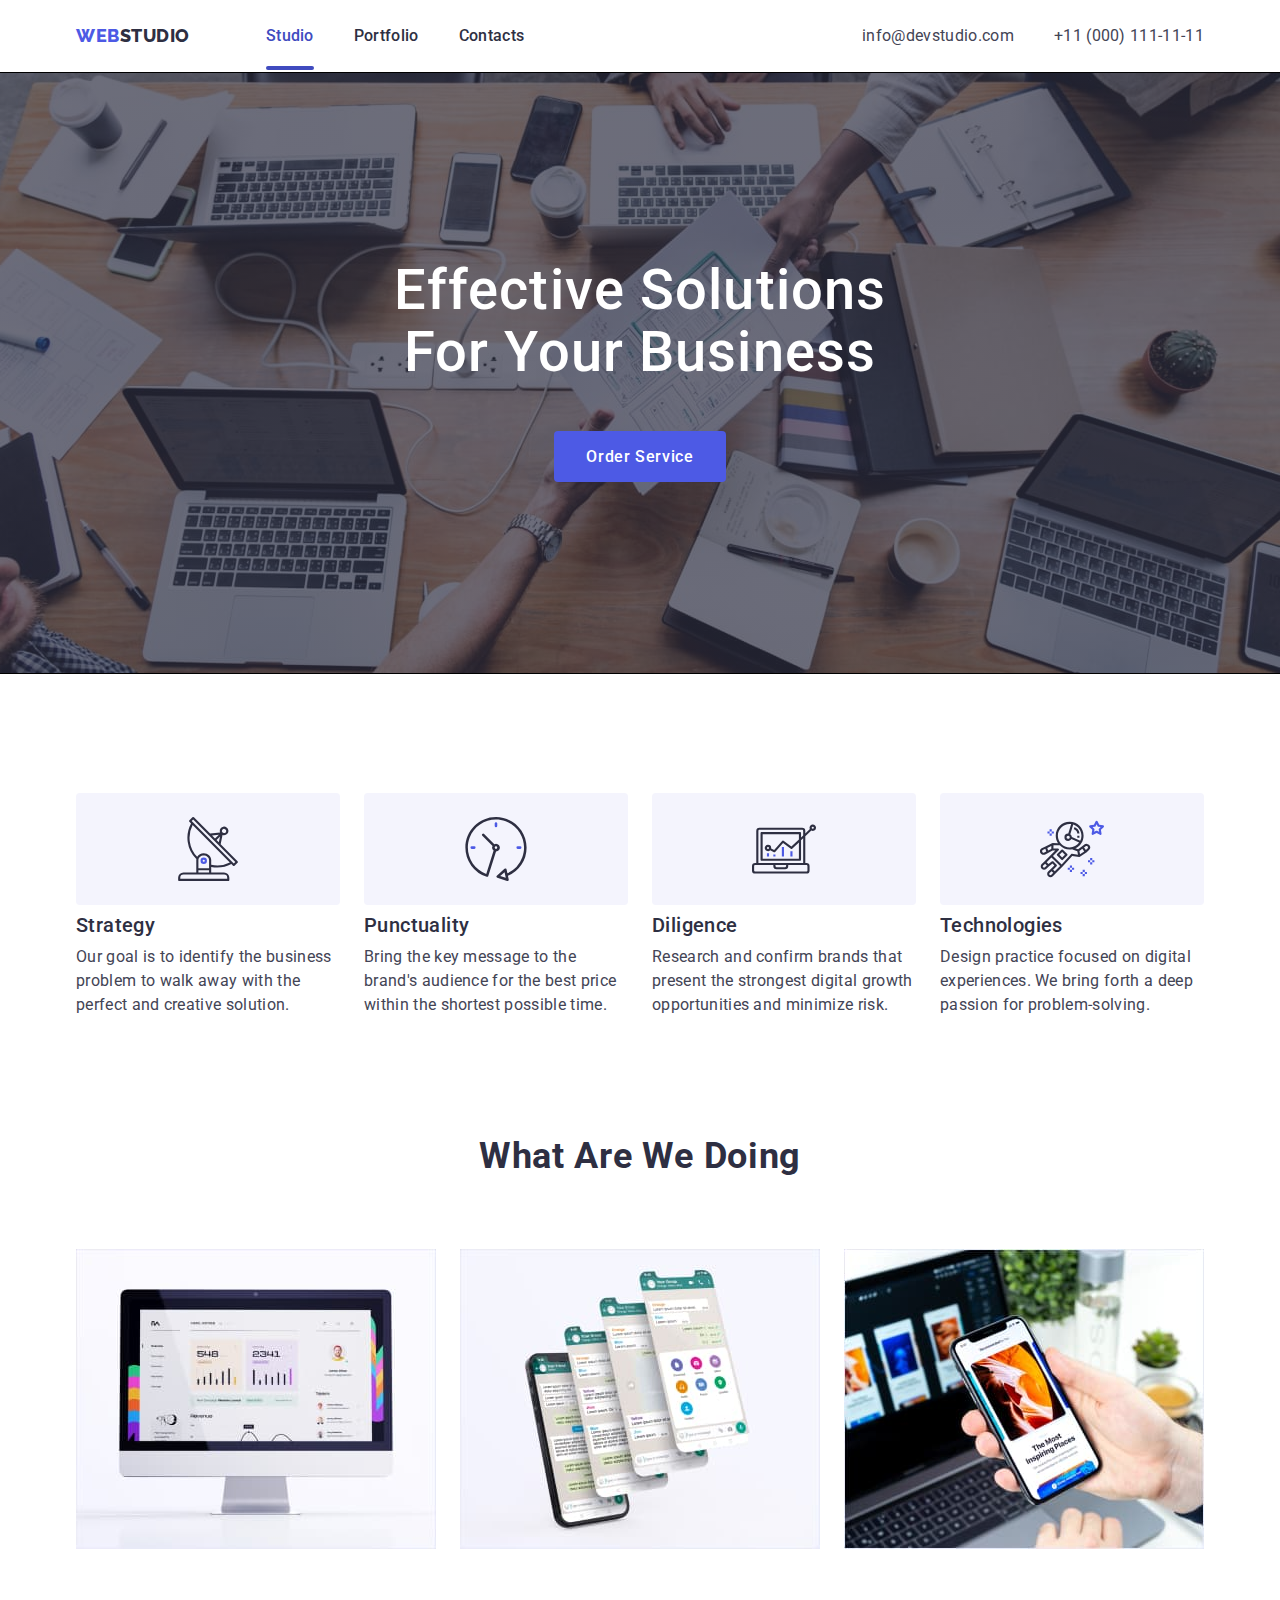
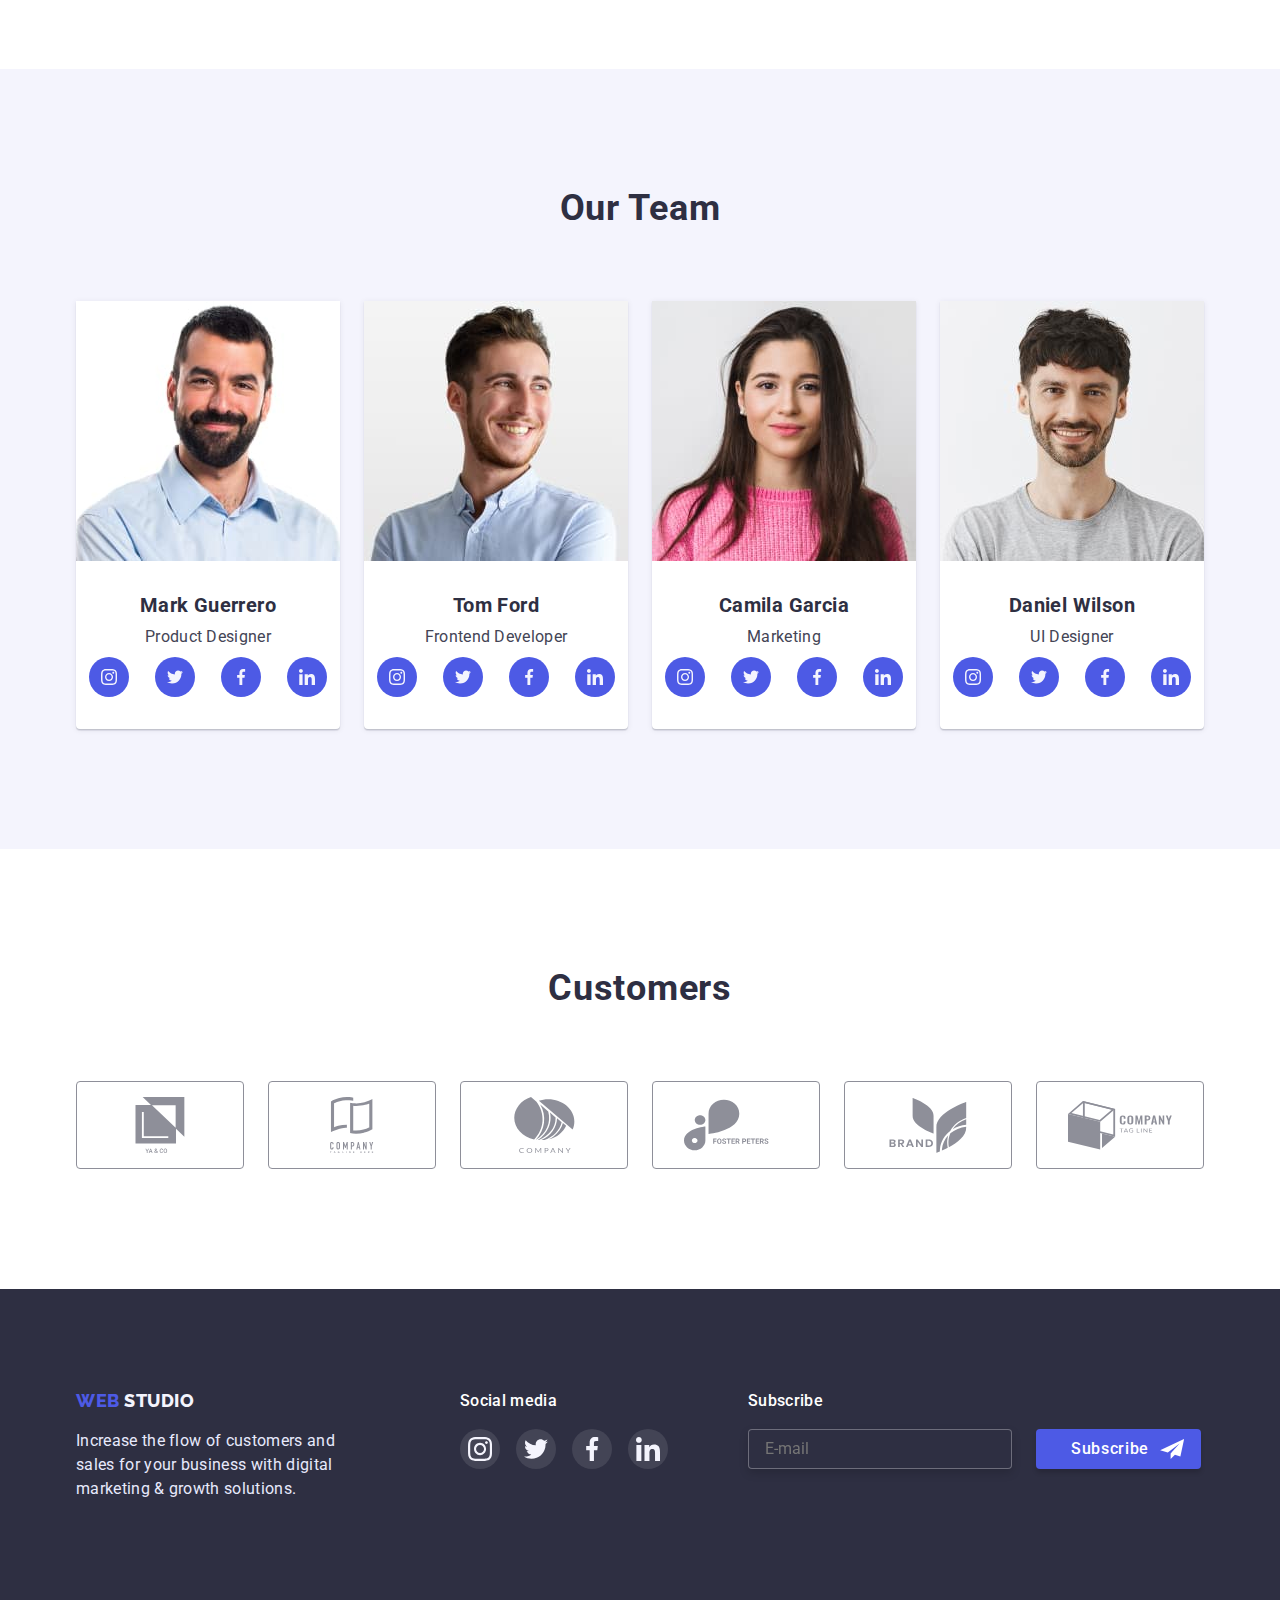
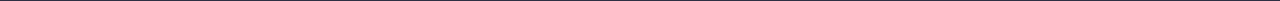
<file: index.html>
<!DOCTYPE html>
<html lang="en">
<head>
    <meta charset="UTF-8">
    <meta http-equiv="X-UA-Compatible" content="IE=edge">
    <meta name="viewport" content="width=device-width, initial-scale=1.0">
    <title>Document</title>
    <link rel="preconnect" href="https://fonts.googleapis.com">
    <link rel="preconnect" href="https://fonts.gstatic.com" crossorigin>
    <link href="https://fonts.googleapis.com/css2?family=Raleway:wght@800&family=Roboto:wght@400;500;700;800;900&display=swap" rel="stylesheet">
    <link rel="stylesheet" href="https://cdnjs.cloudflare.com/ajax/libs/modern-normalize/1.1.0/modern-normalize.min.css">

    <link rel="stylesheet" href="./css/styles.css">
</head>
<body>
        <header class="page-header">
            <div class="container page-header-container">
                <nav class="main-nav">
                        <a class="logo" href="./index.html"> <span class="logo-web">WEB</span>STUDIO</a>
                    <ul class="page-nav list">
                            <li class="header-item"><a class="header-link link current" href="./index.html">Studio</a></li>
                            <li class="header-item"><a class="header-link link" href="./portfolio.html">Portfolio</a></li>
                            <li class="header-item"><a class="header-link link" href="">Contacts</a></li>
                    </ul>
                </nav>
                <button type="button" class="mobile-menu-open" data-menu-open>
                    <svg class="mobile-menu-open-icon" width="32" height="22" >
                        <use href="./images/icons.svg#burger-icon"></use>
                    </svg>
                </button>
                    <ul class="list auth-nav">
                        <li class="header-contact"><a class="contact-email link" href="mailto:info@devstudio.com">info@devstudio.com</a></li>
                        <li class="header-contact"><a class="contact-phone-number link" href="tel:+110001111111">+11 (000) 111-11-11</a></li>
                    </ul>
            </div>

<!-- MOBILE-MENU -->

            <div class="mobile-menu" data-menu>
                <div class="container mobile-menu-container">
                    <button class="mobile-menu-close-btn" data-menu-close>
                    <svg class="mobile-menu-close-icon" width="40" height="40">
                        <use href="./images/icons.svg#icon-close">
                        </use>
                    </svg>
                </button>
                <ul class="">
                    <li class="header-mobile-item"><a class="link" href="./index.html">Studio</a></li>
                    <li class="header-mobile-item"><a class="link" href="./portfolio.html">Portfolio</a></li>
                    <li class="header-mobile-item"><a class="link" href="">Contacts</a></li>
                </ul>
                 <ul class="">
                    <li class="contact-phone-number-mobile"><a class="link" href="tel:+110001111111">+11 (000) 111-11-11</a></li>
                    <li class="contact-email-mobile"><a class="link" href="mailto:info@devstudio.com">info@devstudio.com</a></li>
                </ul>
                <ul class="mobile-soc-list">
                    <li class="mobile-soc-item">
                                        <a href="" class="mobile-soc-link link">
                                            <svg class="mobile-soc-icon" width="24" height="24">
                                                <use href="./images/icons.svg#icon-instagram"></use>
                                            </svg>
                                        </a>
                    </li>
                    <li class="mobile-soc-item"><a href="" class="mobile-soc-link link">
                                        <svg class="mobile-soc-icon" width="24" height="24">
                                                <use href="./images/icons.svg#icon-twitter"></use>
                                            </svg>
                                    </a></li>
                    <li class="mobile-soc-item"><a href="" class="mobile-soc-link link">
                                        <svg class="mobile-soc-icon" width="24" height="24">
                                                <use href="./images/icons.svg#icon-facebook"></use>
                                            </svg>
                                    </a></li>
                    <li class="mobile-soc-item"><a href="" class="mobile-soc-link link">
                                        <svg class="mobile-soc-icon" width="24" height="24">
                                                <use href="./images/icons.svg#icon-in"></use>
                                            </svg>
                                    </a>
                    </li>
                </ul>
                </div>
            </div>
        </header> 
    <main>
        <section class="hero overlay">
            <div class="container">
                    <h1 class="hero-title" lang="en">Effective Solutions for Your Business</h1>
                    <button data-modal-open class="modal-btn" type="button">Order Service</button>
                    
            </div>
        </section>
<!-- FUTURES -->
        <section class="futures">
            <div class="container futures-container">
                <h2 class="section-title visually-hidden">Futures</h2>
                <ul class="list futures-wrap">
                    <li class="item-future icon-strategy"> <h3 class="list-future" >Strategy</h3> <p class="text-future" >Our goal is to identify the business
                    problem to walk away with the perfect and creative solution.</p> </li>
                    <li class="item-future icon-punctuality"> <h3 class="list-future" >Punctuality</h3> <p class="text-future" >Bring the key message to the brand's audience for the best price within the shortest possible time.</p> </li>
                    <li class="item-future icon-diligence"> <h3 class="list-future" >Diligence</h3> <p class="text-future" >Research and confirm brands that present the strongest digital growth opportunities and minimize risk.</p> </li>
                    <li class="item-future icon-technologies"> <h3 class="list-future" >Technologies</h3> <p class="text-future" >Design practice focused on digital experiences. We bring forth a deep passion for problem-solving.</p> </li>
                </ul>
            </div>
        </section>
<!-- what-are-we-doing -->
        <section class="what-are-we-doing">
            <div class="container">
                    <h2 class="section-title centered">What are we doing</h2>
                <ul class="list doing-wrap">
                    <li><img 
                        srcset="./images/What-are-we-doing/Rectangle1@2x.jpeg 2x" 
                        src="./images/What-are-we-doing/Rectangle1.jpeg" alt="step1" width="360"></li>
                    <li><img 
                        srcset="./images/What-are-we-doing/Rectangle2@2x.jpeg 2x" 
                        src="./images/What-are-we-doing/Rectangle2.jpeg" alt="step2" width="360"></li>
                    <li><img 
                        srcset="./images/What-are-we-doing/Rectangle3@2x.jpeg 2x" 
                        src="./images/What-are-we-doing/Rectangle3.jpeg" alt="step3" width="360"></li>
                </ul>
            </div>
        </section>
<!-- TEAM -->
        <section class="section-team">
            <div class="container">
                    <h2 class="section-title centered">Our Team</h2>
                <ul class="team list">
                    <li class="item-team">
                        <img 
                        srcset="./images/Our-Team/Mark-Guerrero@2x.jpeg 2x" 
                        src="./images/Our-Team/Mark-Guerrero.jpeg" 
                        alt="Mark Guerrero" width="264">
                            <div class="team-title">
                                <h3 class="list-title" >Mark Guerrero</h3>
                                <p class="text" >Product Designer</p>
                                <ul class="team-soc-list list">
                                    <li class="team-soc-item">
                                        <a href="" class="team-soc-link link">
                                            <svg class="team-soc-icon" width="16" height="16">
                                                <use href="./images/icons.svg#icon-instagram"></use>
                                            </svg>
                                        </a>
                                    </li>
                                    <li class="team-soc-item"><a href="" class="team-soc-link link">
                                        <svg class="team-soc-icon" width="16" height="16">
                                                <use href="./images/icons.svg#icon-twitter"></use>
                                            </svg>
                                    </a></li>
                                    <li class="team-soc-item"><a href="" class="team-soc-link link">
                                        <svg class="team-soc-icon" width="16" height="16">
                                                <use href="./images/icons.svg#icon-facebook"></use>
                                            </svg>
                                    </a></li>
                                    <li class="team-soc-item"><a href="" class="team-soc-link link">
                                        <svg class="team-soc-icon" width="16" height="16">
                                                <use href="./images/icons.svg#icon-in"></use>
                                            </svg>
                                    </a></li>
                                </ul>
                            </div>  
                    </li>
                    <li class="item-team">
                        <img 
                        srcset="./images/Our-Team/Tom-Ford@2x.jpeg 2x" 
                        src="./images/Our-Team/Tom-Ford.jpeg" 
                        alt="Tom Ford" width="264">
                            <div class="team-title">
                                <h3 class="list-title" >Tom Ford</h3>
                                 <p class="text" >Frontend Developer</p>
                                 <ul class="team-soc-list list">
                                    <li class="team-soc-item">
                                        <a href="" class="team-soc-link link">
                                            <svg class="team-soc-icon" width="16" height="16">
                                                <use href="./images/icons.svg#icon-instagram"></use>
                                            </svg>
                                        </a>
                                    </li>
                                    <li class="team-soc-item"><a href="" class="team-soc-link link">
                                        <svg class="team-soc-icon" width="16" height="16">
                                                <use href="./images/icons.svg#icon-twitter"></use>
                                            </svg>
                                    </a></li>
                                    <li class="team-soc-item"><a href="" class="team-soc-link link">
                                        <svg class="team-soc-icon" width="16" height="16">
                                                <use href="./images/icons.svg#icon-facebook"></use>
                                            </svg>
                                    </a></li>
                                    <li class="team-soc-item"><a href="" class="team-soc-link link">
                                        <svg class="team-soc-icon" width="16" height="16">
                                                <use href="./images/icons.svg#icon-in"></use>
                                            </svg>
                                    </a></li>
                                </ul>
                            </div> 
                    </li>
                    <li class="item-team">
                        <img 
                        srcset="./images/Our-Team/Camila-Garcia@2x.jpeg 2x" 
                        src="./images/Our-Team/Camila-Garcia.jpeg" alt="Camila Garcia" width="264">
                            <div class="team-title">
                             <h3 class="list-title" >Camila Garcia</h3>
                             <p class="text" >Marketing</p>
                             <ul class="team-soc-list list">
                                    <li class="team-soc-item">
                                        <a href="" class="team-soc-link link">
                                            <svg class="team-soc-icon" width="16" height="16">
                                                <use href="./images/icons.svg#icon-instagram"></use>
                                            </svg>
                                        </a>
                                    </li>
                                    <li class="team-soc-item"><a href="" class="team-soc-link link">
                                        <svg class="team-soc-icon" width="16" height="16">
                                                <use href="./images/icons.svg#icon-twitter"></use>
                                            </svg>
                                    </a></li>
                                    <li class="team-soc-item"><a href="" class="team-soc-link link">
                                        <svg class="team-soc-icon" width="16" height="16">
                                                <use href="./images/icons.svg#icon-facebook"></use>
                                            </svg>
                                    </a></li>
                                    <li class="team-soc-item"><a href="" class="team-soc-link link">
                                        <svg class="team-soc-icon" width="16" height="16">
                                                <use href="./images/icons.svg#icon-in"></use>
                                            </svg>
                                    </a></li>
                                </ul>
                            </div>
                    </li>
                    <li class="item-team">
                        <img 
                        srcset="./images/Our-Team/Daniel-Wilson@2x.jpeg 2x" 
                        src="./images/Our-Team/Daniel-Wilson.jpeg" alt="Daniel Wilson" width="264">
                            <div class="team-title">
                                <h3 class="list-title" >Daniel Wilson</h3>
                                <p class="text">UI Designer</p>
                                <ul class="team-soc-list list">
                                    <li class="team-soc-item">
                                        <a href="" class="team-soc-link link">
                                            <svg class="team-soc-icon" width="16" height="16">
                                                <use href="./images/icons.svg#icon-instagram"></use>
                                            </svg>
                                        </a>
                                    </li>
                                    <li class="team-soc-item"><a href="" class="team-soc-link link">
                                        <svg class="team-soc-icon" width="16" height="16">
                                                <use href="./images/icons.svg#icon-twitter"></use>
                                            </svg>
                                    </a></li>
                                    <li class="team-soc-item"><a href="" class="team-soc-link link">
                                        <svg class="team-soc-icon" width="16" height="16">
                                                <use href="./images/icons.svg#icon-facebook"></use>
                                            </svg>
                                    </a></li>
                                    <li class="team-soc-item"><a href="" class="team-soc-link link">
                                        <svg class="team-soc-icon" width="16" height="16">
                                                <use href="./images/icons.svg#icon-in"></use>
                                            </svg>
                                    </a></li>
                                </ul>
                            </div>
                    </li>
                </ul>
            </div>
        </section>
<!-- CUSTOMERS -->
        <section class="customers">
            <div class="container">
                <h2 class="section-title centered">Customers</h2>
                <ul class="customers-list">
                    <li class="customers-item"><a href="" class="customers-link link">
                        <svg class="customers-icon" width="104" height="56">
                            <use href="./images/icons.svg#icon-client1"></use>
                        </svg>
                    </a></li>
                    <li class="customers-item"><a href="" class="customers-link link">
                        <svg class="customers-icon" width="104" height="56">
                            <use href="./images/icons.svg#icon-client2"></use>
                        </svg>
                    </a></li>
                    <li class="customers-item"><a href="" class="customers-link link">
                        <svg class="customers-icon" width="104" height="56">
                            <use href="./images/icons.svg#icon-client3"></use>
                        </svg>
                    </a></li>
                    <li class="customers-item"><a href="" class="customers-link link">
                        <svg class="customers-icon" width="104" height="56">
                            <use href="./images/icons.svg#icon-client4"></use>
                        </svg>
                    </a></li>
                    <li class="customers-item"><a href="" class="customers-link link">
                        <svg class="customers-icon" width="104" height="56">
                            <use href="./images/icons.svg#icon-client5"></use>
                        </svg>
                    </a></li>
                    <li class="customers-item"><a href="" class="customers-link link">
                        <svg class="customers-icon" width="104" height="56">
                            <use href="./images/icons.svg#icon-client6"></use>
                        </svg>
                    </a></li>
                </ul>

            </div>

        </section>
    </main>
<!-- FUTER -->
    <footer class="footer">
        <div class="container footer-wrap">
            <div class="futer-logo">
                <a class="logo link" href="./index.html"> <span class="logo-web">WEB</span> <span class="logo-studio-footer">STUDIO</span></a>
                 <p class="footer-text">
                Increase the flow of customers and sales for your business with digital marketing & growth solutions.
                </p>
            </div>
            <div>
                        <p class="media">Social media</p>
                        <ul class="media-soc">
                            <li><a href="" class="media-link link"><svg class="media-icon" width="24" height="24">
                                <use href="./images/icons.svg#icon-instagram"></use>
                            </svg></a></li>
                            <li><a href="" class="media-link link"><svg class="media-icon" width="24" height="24">
                                <use href="./images/icons.svg#icon-twitter"></use>
                            </svg>
                            </a></li>
                            <li><a href="" class="media-link link"><svg class="media-icon" width="24" height="24">
                                <use href="./images/icons.svg#icon-facebook"></use>
                            </svg></a></li>
                            <li><a href="" class="media-link link"><svg class="media-icon" width="24" height="24">
                                <use href="./images/icons.svg#icon-in"></use>
                            </svg></a></li>
                        </ul> 
            </div>
            <div class="subscribe">
                <p class="form-futer-title">Subscribe</p>
                <form class="form-futer">
                    <input type="email" class="form-futer-input" name="email" id="email" placeholder="E-mail">
                    <button type="submit" class="button-form-futer">Subscribe<svg class="icon-form-futer" width="24" height="20">
                                <use href="./images/icons.svg#icon-icon-send"></use>
                            </svg></button>
                </form>  
            </div>

        </div>   
        
    </footer>
<!-- MODAL -->
<div class="backdrop is-hidden" data-modal>
                        <div class="modal">
                            <button data-modal-close class="close"><svg class="icon-close" width="24" height="24">
                                                <use href="./images/icons.svg#icon-close"></use>
                                            </svg></button>
       
        <form class="form">
             <p class="form-title">Leave your contacts and we will call you back</p>
            <div class="form-field"> 
                <label for="name">Name</label>
                <input type="text" class="form-input" name="name" id="name" />
                <span class="icon-form"><svg class="icon-field" width="12" height="12">
                                <use href="./images/icons.svg#icon-name"></use>
                            </svg></span>
            </div>
            <div class="form-field">
                <label for="tel">Phone</label>
                <input type="tel" class="form-input" name="tel" id="tel" />
                <span class="icon-form"><svg class="icon-field" width="12" height="12">
                                <use href="./images/icons.svg#icon-tel"></use>
                            </svg></span>
            </div>
            <div class="form-field">
                <label for="email">Email</label>
                <input type="email" class="form-input" name="email" id="email" />
                <span class="icon-form"><svg class="icon-field" width="12" height="12">
                                <use href="./images/icons.svg#icon-email"></use>
                            </svg></span>
            </div>
            <div class="form-field">
                <label for="Comment">Comment</label>
                <textarea name="Comment" class="form-input" id="Comment" rows="10" placeholder="Text input"></textarea>
            </div>
            <div class="">
                <label class="check">
                    <input class="checkbox" type="checkbox" name="accept" value="I accept the terms and conditions of the Privacy Policy">
                    <span class="check-icon"></span> <span class="accept-text">I accept the terms and conditions of the <a class="privacy-link" href="Privacy Policy">Privacy Policy</a></span> 
                </label>
            </div>
            <button type="submit" class="button-form">Send</button>
        </form>
                         </div>

                    </div>
<script src="./js/modal.js"></script>
<script src="./js/mobile-menu.js"></script>
</body>
</html>
</file>
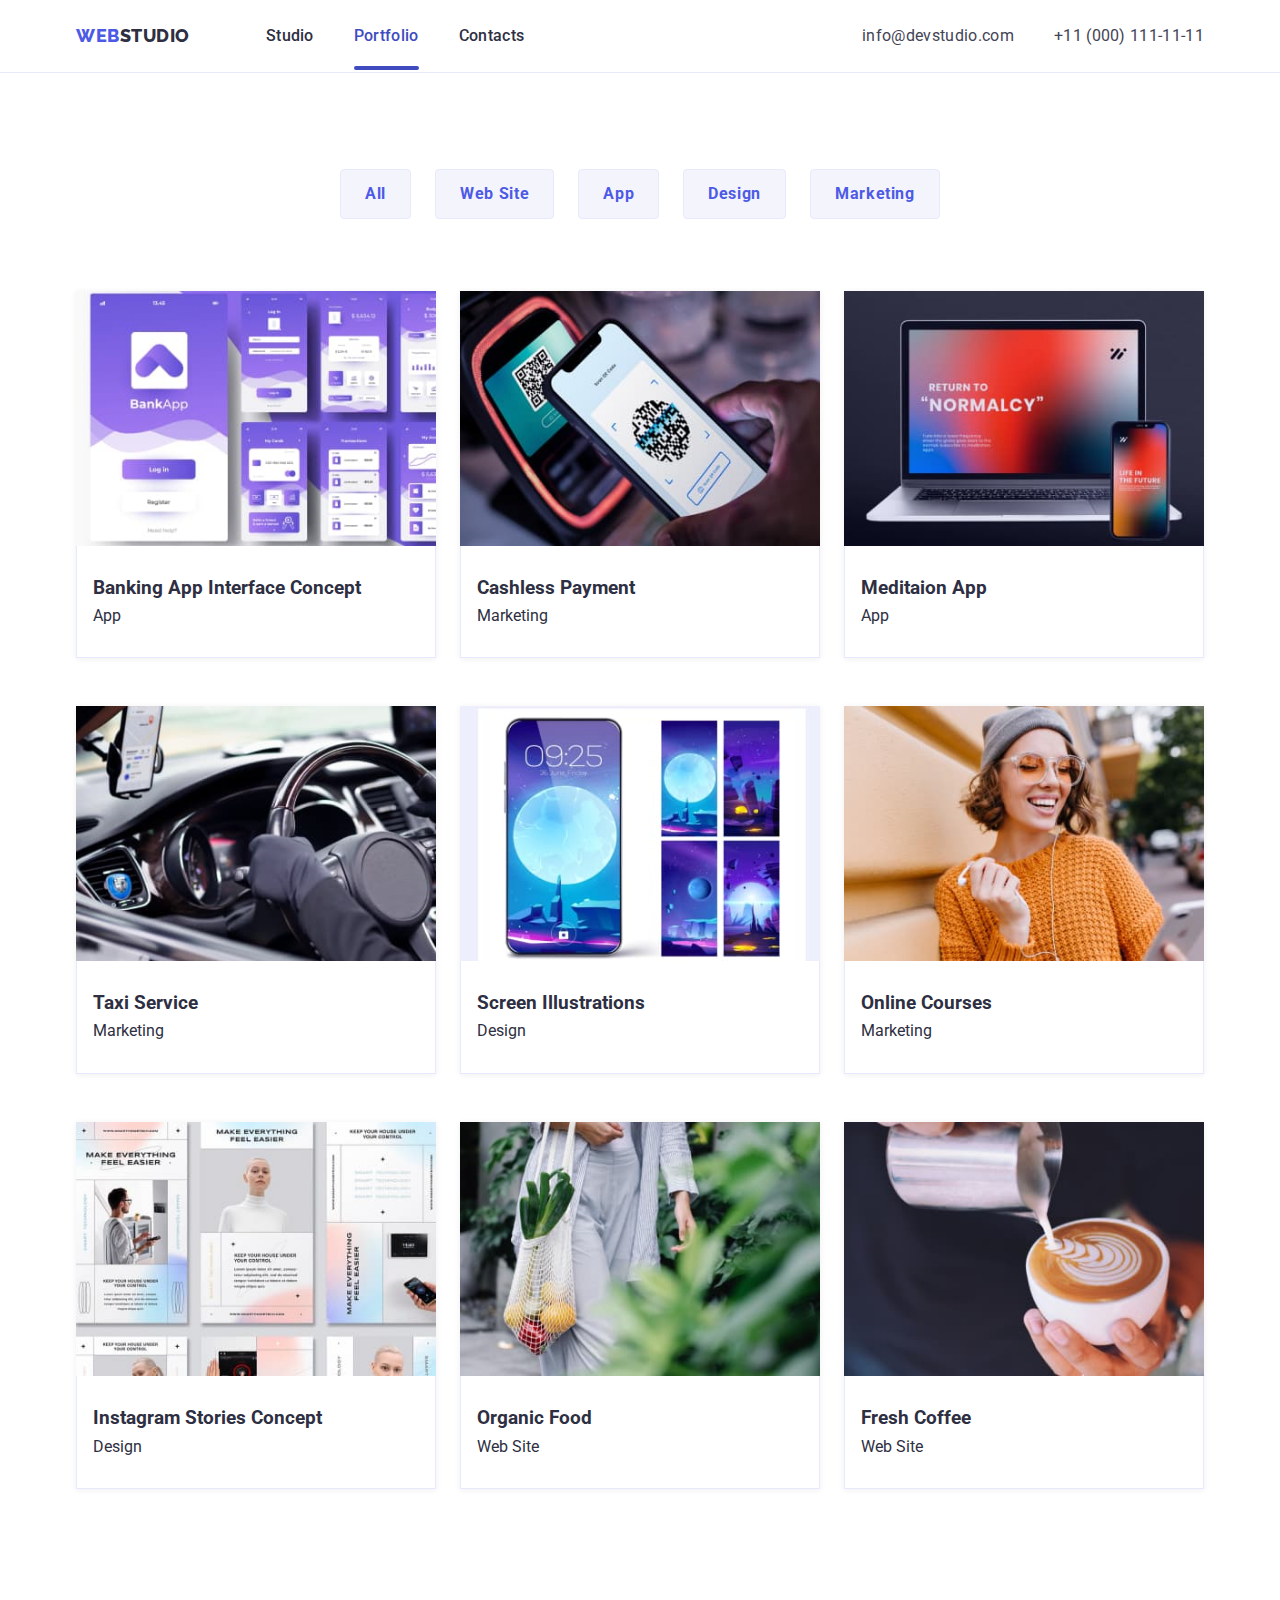
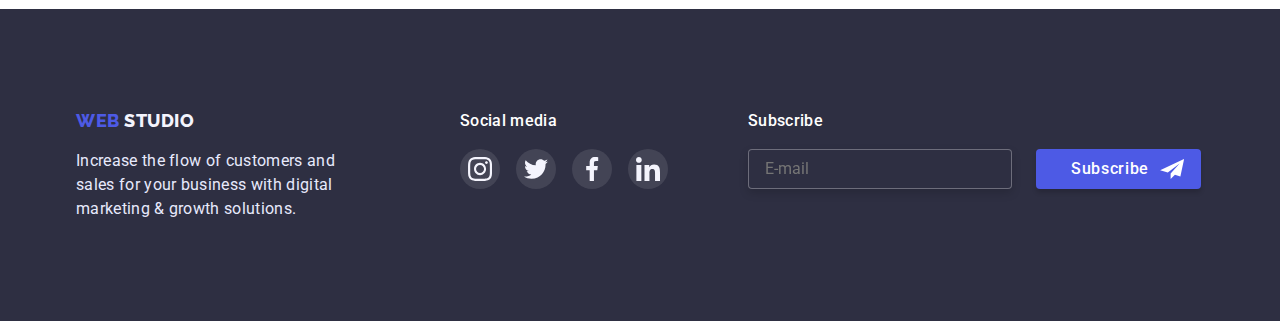
<file: portfolio.html>
<!DOCTYPE html>
<html lang="en">
<head>
    <meta charset="UTF-8">
    <meta http-equiv="X-UA-Compatible" content="IE=edge">
    <meta name="viewport" content="width=device-width, initial-scale=1.0">
    <title>Document</title>
    <link rel="preconnect" href="https://fonts.googleapis.com">
    <link rel="preconnect" href="https://fonts.gstatic.com" crossorigin>
    <link href="https://fonts.googleapis.com/css2?family=Raleway:wght@800&family=Roboto:wght@400;500;700;900&display=swap" rel="stylesheet">
    <link rel="stylesheet" href="https://cdnjs.cloudflare.com/ajax/libs/modern-normalize/1.1.0/modern-normalize.min.css">

    <link rel="stylesheet" href="./css/styles.css">
</head>
<body>
<header class="page-header">
            <div class="container page-header-container">
                <nav class="main-nav">
                        <a class="logo" href="./index.html"> <span class="logo-web">WEB</span>STUDIO</a>
                    <ul class="page-nav list">
                            <li class="header-item"><a class="header-link link" href="./index.html">Studio</a></li>
                            <li class="header-item"><a class="header-link link current" href="./portfolio.html">Portfolio</a></li>
                            <li class="header-item"><a class="header-link link" href="">Contacts</a></li>
                    </ul>
                </nav>
                <button type="button" class="mobile-menu-open"data-menu-open>
                    <svg class="mobile-menu-open-icon" width="32" height="22" >
                        <use href="./images/icons.svg#burger-icon"></use>
                    </svg>
                </button>
                    <ul class="list auth-nav">
                        <li class="header-contact"><a class="contact-email link" href="mailto:info@devstudio.com">info@devstudio.com</a></li>
                        <li class="header-contact"><a class="contact-phone-number link" href="tel:+110001111111">+11 (000) 111-11-11</a></li>
                    </ul>
            </div>

<!-- MOBILE-MENU -->

            <div class="mobile-menu"data-menu>
                <div class="container mobile-menu-container">
                    <button class="mobile-menu-close-btn"data-menu-close>
                    <svg class="mobile-menu-close-icon" width="40" height="40">
                        <use href="./images/icons.svg#icon-close">
                        </use>
                    </svg>
                </button>
                <ul class="">
                    <li class="header-mobile-item"><a class="link" href="./index.html">Studio</a></li>
                    <li class="header-mobile-item"><a class="link" href="./portfolio.html">Portfolio</a></li>
                    <li class="header-mobile-item"><a class="link" href="">Contacts</a></li>
                </ul>
                 <ul class="">
                    <li class="contact-phone-number-mobile"><a class="link" href="tel:+110001111111">+11 (000) 111-11-11</a></li>
                    <li class="contact-email-mobile"><a class="link" href="mailto:info@devstudio.com">info@devstudio.com</a></li>
                </ul>
                <ul class="mobile-soc-list">
                    <li class="mobile-soc-item">
                                        <a href="" class="mobile-soc-link link">
                                            <svg class="mobile-soc-icon" width="24" height="24">
                                                <use href="./images/icons.svg#icon-instagram"></use>
                                            </svg>
                                        </a>
                    </li>
                    <li class="mobile-soc-item"><a href="" class="mobile-soc-link link">
                                        <svg class="mobile-soc-icon" width="24" height="24">
                                                <use href="./images/icons.svg#icon-twitter"></use>
                                            </svg>
                                    </a></li>
                    <li class="mobile-soc-item"><a href="" class="mobile-soc-link link">
                                        <svg class="mobile-soc-icon" width="24" height="24">
                                                <use href="./images/icons.svg#icon-facebook"></use>
                                            </svg>
                                    </a></li>
                    <li class="mobile-soc-item"><a href="" class="mobile-soc-link link">
                                        <svg class="mobile-soc-icon" width="24" height="24">
                                                <use href="./images/icons.svg#icon-in"></use>
                                            </svg>
                                    </a>
                    </li>
                </ul>
                </div>
            </div>
        </header> 
    <main>
        <section class="portfolio">
            <div class="container">
                    <h1 class="section-title visually-hidden">Portfolio</h1>
                <ul class="item-filter list"> 
                    <li class="item-btm"> <button class="btm-filters" type="button">All</button></li>
                    <li class="item-btm"> <button class="btm-filters" type="button">Web Site</button></li>
                    <li class="item-btm"> <button class="btm-filters" type="button">App</button></li>
                    <li class="item-btm"> <button class="btm-filters" type="button">Design</button></li>
                    <li class="item-btm"> <button class="btm-filters" type="button">Marketing</button></li>
                </ul>
                <ul class="flex-elements list">
                    <li class="item"><a class="flex-elements-link" href="">
                        <div class="product-thumb">
                            <img 
                            srcset="./images/portfolio/mobile/img1mobile@2x.jpeg 2x" 
                            src="./images/portfolio/mobile/img1mobile.jpeg" width="396" alt="photo-portfolio1">
                            <div class="product-overlay">
                                <div class="product-action">
                                    <p class="product-action-text">14 Stylish and User-Friendly App Design Concepts · Task Manager App · Calorie Tracker App · Exotic Fruit Ecommerce App · Cloud Storage App</p>
                                </div>
                            </div>
                        </div>
                        <div class="flex-title">
                            <h3 class="elements-title">Banking App Interface Concept</h3> <p class="elements-text">App</p> 
                        </div></a>
                    </li>
                    <li class="item"><a class="flex-elements-link" href="">
                        <div class="product-thumb">

                            <img 
                            srcset="./images/portfolio/mobile/img2mobile@2x.jpeg 2x" 
                            src="./images/portfolio/mobile/img2mobile.jpeg" width="396" alt="photo-portfolio1">
                            <div class="product-overlay">
                                <div class="product-action">
                                    <p class="product-action-text">14 Stylish and User-Friendly App Design Concepts · Task Manager App · Calorie Tracker App · Exotic Fruit Ecommerce App · Cloud Storage App</p>
                                </div>
                            </div>
                        </div>
                        <div class="flex-title">
                            <h3 class="elements-title">Cashless Payment</h3> <p class="elements-text">Marketing</p> 
                        </div></a>
                    </li>
                    <li class="item"><a class="flex-elements-link" href="">
                        <div class="product-thumb">

                            <img 
                            srcset="./images/portfolio/mobile/img3mobile@2x.jpeg 2x" 
                            src="./images/portfolio/mobile/img3mobile.jpeg" width="396" alt="photo-portfolio1">
                            <div class="product-overlay">
                                <div class="product-action">
                                    <p class="product-action-text">14 Stylish and User-Friendly App Design Concepts · Task Manager App · Calorie Tracker App · Exotic Fruit Ecommerce App · Cloud Storage App</p>
                                </div>
                            </div>
                        </div>
                        <div class="flex-title">
                            <h3 class="elements-title">Meditaion App</h3> <p class="elements-text">App</p> 
                        </div></a>
                    </li>
                    <li class="item"><a class="flex-elements-link" href="">
                        <div class="product-thumb">

                            <img 
                            srcset="./images/portfolio/mobile/img4mobile@2x.jpeg 2x" 
                            src="./images/portfolio/mobile/img4mobile.jpeg" width="396" alt="photo-portfolio1">
                            <div class="product-overlay">
                                <div class="product-action">
                                    <p class="product-action-text">14 Stylish and User-Friendly App Design Concepts · Task Manager App · Calorie Tracker App · Exotic Fruit Ecommerce App · Cloud Storage App</p>
                                </div>
                            </div>
                        </div>
                        <div class="flex-title">
                            <h3 class="elements-title">Taxi Service</h3> <p class="elements-text">Marketing</p> 
                        </div></a>
                    </li>
                    <li class="item"><a class="flex-elements-link" href="">
                        <div class="product-thumb">

                            <img 
                            srcset="./images/portfolio/mobile/img5mobile@2x.jpeg 2x" 
                            src="./images/portfolio/mobile/img5mobile.jpeg" width="396" alt="photo-portfolio1">
                            <div class="product-overlay">
                                <div class="product-action">
                                    <p class="product-action-text">14 Stylish and User-Friendly App Design Concepts · Task Manager App · Calorie Tracker App · Exotic Fruit Ecommerce App · Cloud Storage App</p>
                                </div>
                            </div>
                        </div>
                        <div class="flex-title">
                            <h3 class="elements-title">Screen Illustrations</h3> <p class="elements-text">Design</p> 
                        </div></a>
                    </li>
                     <li class="item"><a class="flex-elements-link" href="">
                        <div class="product-thumb">

                            <img 
                            srcset="./images/portfolio/mobile/img6mobile@2x.jpeg 2x" 
                            src="./images/portfolio/mobile/img6mobile.jpeg" width="396" alt="photo-portfolio1">
                            <div class="product-overlay">
                                <div class="product-action">
                                    <p class="product-action-text">14 Stylish and User-Friendly App Design Concepts · Task Manager App · Calorie Tracker App · Exotic Fruit Ecommerce App · Cloud Storage App</p>
                                </div>
                            </div>
                        </div>
                        <div class="flex-title">
                            <h3 class="elements-title">Online Courses</h3> <p class="elements-text">Marketing</p> 
                        </div></a>
                    </li>
                    <li class="item"><a class="flex-elements-link" href="">
                        <div class="product-thumb">

                            <img 
                            srcset="./images/portfolio/mobile/img7mobile@2x.jpeg 2x" 
                            src="./images/portfolio/mobile/img7mobile.jpeg" width="396" alt="photo-portfolio1">
                            <div class="product-overlay">
                                <div class="product-action">
                                    <p class="product-action-text">14 Stylish and User-Friendly App Design Concepts · Task Manager App · Calorie Tracker App · Exotic Fruit Ecommerce App · Cloud Storage App</p>
                                </div>
                            </div>
                        </div>
                        <div class="flex-title">
                            <h3 class="elements-title">Instagram Stories Concept</h3> <p class="elements-text">Design</p> 
                        </div></a>
                    </li>
                    <li class="item"><a class="flex-elements-link" href="">
                        <div class="product-thumb">

                            <img 
                            srcset="./images/portfolio/mobile/img8mobile@2x.jpeg 2x" 
                            src="./images/portfolio/mobile/img8mobile.jpeg" width="396" alt="photo-portfolio1">
                            <div class="product-overlay">
                                <div class="product-action">
                                    <p class="product-action-text">14 Stylish and User-Friendly App Design Concepts · Task Manager App · Calorie Tracker App · Exotic Fruit Ecommerce App · Cloud Storage App</p>
                                </div>
                            </div>
                        </div>
                        <div class="flex-title">
                            <h3 class="elements-title">Organic Food</h3> <p class="elements-text">Web Site</p> 
                        </div></a>
                    </li>
                     <li class="item"><a class="flex-elements-link" href="">
                        <div class="product-thumb">

                            <img 
                            srcset="./images/portfolio/mobile/img9mobile@2x.jpeg 2x" 
                            src="./images/portfolio/mobile/img9mobile.jpeg" width="396" alt="photo-portfolio1">
                            <div class="product-overlay">
                                <div class="product-action">
                                    <p class="product-action-text">14 Stylish and User-Friendly App Design Concepts · Task Manager App · Calorie Tracker App · Exotic Fruit Ecommerce App · Cloud Storage App</p>
                                </div>
                            </div>
                        </div>
                        <div class="flex-title">
                            <h3 class="elements-title">Fresh Coffee</h3> <p class="elements-text">Web Site</p> 
                        </div></a>
                    </li>
                </ul>
            </div>
        </section>

    </main>

    <footer class="footer">
        <div class="container footer-wrap">
            <div class="futer-logo">
                <a class="logo link" href="./index.html"> <span class="logo-web">WEB</span> <span class="logo-studio-footer">STUDIO</span></a>
                 <p class="footer-text">
                Increase the flow of customers and sales for your business with digital marketing & growth solutions.
                </p>
            </div>
            <div>
                        <p class="media">Social media</p>
                        <ul class="media-soc">
                            <li><a href="" class="media-link link"><svg class="media-icon" width="24" height="24">
                                <use href="./images/icons.svg#icon-instagram"></use>
                            </svg></a></li>
                            <li><a href="" class="media-link link"><svg class="media-icon" width="24" height="24">
                                <use href="./images/icons.svg#icon-twitter"></use>
                            </svg>
                            </a></li>
                            <li><a href="" class="media-link link"><svg class="media-icon" width="24" height="24">
                                <use href="./images/icons.svg#icon-facebook"></use>
                            </svg></a></li>
                            <li><a href="" class="media-link link"><svg class="media-icon" width="24" height="24">
                                <use href="./images/icons.svg#icon-in"></use>
                            </svg></a></li>
                        </ul> 
            </div>
            <div class="subscribe">
                <p class="form-futer-title">Subscribe</p>
                <form class="form-futer">
                    <input type="email" class="form-futer-input" name="email" id="email" placeholder="E-mail">
                    <button type="submit" class="button-form-futer">Subscribe<svg class="icon-form-futer" width="24" height="20">
                                <use href="./images/icons.svg#icon-icon-send"></use>
                            </svg></button>
                </form>  
            </div>

        </div>   
        
    </footer>
<script src="./js/mobile-menu.js"></script>
</body>
</html>
</file>
<file: css/styles.css>
/*  вторичный цвет текста #434455 */
/* вторичные цвета фона #FFFFFF #F4F4FD  */
/* акцент #4D5AE5 */

:root {
  --primary-text-color: #2e2f42;
  --title-text-color: #434455;
  --accent-color: #4d5ae5;
  --background-color: #ffffff;
  --footer-text: #e7e9fc;
  --font-family: "Roboto", sans-serif;
  --text-contact: #434455;
}

h1,
h2,
h3,
h4,
p {
  margin: 0;
}

ul {
  list-style: none;
  padding-left: 0;
  margin: 0;
}

body {
  font-family: var(--font-family);
  color: var(--primary-text-color);
  background-color: var(--background-color);
}

img {
  display: block;
  max-width: 100%;
  height: auto;
}

button {
  display: block;
  cursor: pointer;
  border: none;
}

a {
  text-decoration: none;
  color: inherit;
}

.link {
  text-decoration: none;
}

.list {
  list-style: none;
}


/* MEDIA */
@media screen and (max-width: 428px) {
  .container {
  padding-left: 16px;
  padding-right: 16px;
  }

}

@media screen and (min-width: 428px) {
  .container {
    width: 428px;
    margin-left: auto;
    margin-right: auto;
    padding-left: 16px;
    padding-right: 16px;
  }
}

@media screen and (min-width: 768px) {
  .container {
    width: 768px;
    margin-left: auto;
    margin-right: auto;
    padding-left: 16px;
    padding-right: 16px;
  }
}

@media screen and (min-width: 1200px) {
  .container {
    width: 1158px;
    margin-left: auto;
    margin-right: auto;
    padding-left: 16px;
    padding-right: 16px;
  }
}


/* --------------------HEADER-------------------- */

.page-header {
  padding-top: 24px;
  padding-bottom: 24px;
  border-bottom: 1px solid #e7e9fc;
  padding-left: 16px;
  padding-right: 16px;
}


.page-header-container {
  display: flex;
  align-items: center;
  justify-content: space-between;
 
}

.logo {
  font-family: "Raleway", sans-serif;
  font-weight: 800;
  font-size: 18px;
  line-height: 1.33;
  letter-spacing: 0.03em;
  text-transform: uppercase;
  color: var(--primary-text-color);
  text-decoration: none;
}

  .current {
    color: #404bbf;
  }

.logo-web {
  color: var(--accent-color);
}

/* Mobile */

@media screen and (max-width: 767px) {
  .page-nav {
    display: none;
  }
  .auth-nav {
    display: none;
  }
}

@media screen and (max-width: 767px) {
  .mobile-menu-open {
    background-color: transparent;
    padding: 0;
    height: 22px;
  }

  .page-header-container {
     width: 100%;
  }

  .mobile-menu {
    position: fixed;
    width: 100%;
    height: 100%;
    max-height: 796px;
    z-index: 1000;
    background-color: var(--background-color);
    top: 0;
    left: 0;
    opacity: 0;
    visibility: hidden;
    pointer-events: none;
  }

  .mobile-menu.is-open {
    opacity: 1;
    visibility: visible;
    pointer-events: auto;
    transition: opacity 500ms linear, visibility 500ms linear;
  }
  .mobile-menu-container {
    position: relative;
    padding-left: 25px;
    padding-top: 80px;
    padding-bottom: 40px;
    height: 100%;
    display: flex;
    justify-content: space-between;
    flex-direction: column;
  }

  .mobile-menu-close-btn {
    height: 24px;
    padding: 0;
    border-radius: 50%;
    line-height: 0;
    height: 40px;
    position: absolute;
    right: 12px;
    top: 16px;
    bottom: 0%;
    background-color: #e7e9fc;
    border: 1px solid rgba(0, 0, 0, 0.1);
  }

  .header-mobile-item {
    font-family: "Roboto";
    font-style: normal;
    font-weight: 700;
    font-size: 36px;
    line-height: 1.1;
    letter-spacing: 0.02em;
    padding-top: 0;
    padding-bottom: 40px;
    transition-property: color;
    transition-duration: 250ms;
    transition-timing-function: cubic-bezier(0.4, 0, 0.2, 1);
  }

  .header-mobile-item:hover,
  .header-mobile-item:focus {
    color: #404bbf;
  }

  .contact-email-mobile {
    font-weight: 500;
    font-size: 20px;
    line-height: 1.2;
    letter-spacing: 0.02em;
    color: var(--text-contact);
    transition-property: color;
    transition-duration: 250ms;
    transition-timing-function: cubic-bezier(0.4, 0, 0.2, 1);
  }

  .contact-phone-number-mobile {
    font-weight: 600;
    font-size: 36px;
    line-height: 1.1;
    letter-spacing: 0.04em;
    margin-bottom: 40px;
    color: var(--text-contact);
    transition-property: color;
    transition-duration: 250ms;
    transition-timing-function: cubic-bezier(0.4, 0, 0.2, 1);
  }

  .contact-email-mobile:hover,
  .contact-email-mobile:focus {
    color: #404bbf;
  }

  .contact-phone-number-mobile:hover,
  .contact-phone-number-mobile:focus {
    color: #404bbf;
  }

  .mobile-soc-list {
    display: flex;
    justify-content: space-around;
  }

  .mobile-soc-item {
    width: 40px;
    height: 40px;
  }

  .mobile-soc-link {
    width: 100%;
    height: 100%;
    background-color: var(--accent-color);
    border-radius: 50%;
    display: flex;
    align-items: center;
    justify-content: center;
    transition-property: background-color;
    transition-duration: 250ms;
    transition-timing-function: cubic-bezier(0.4, 0, 0.2, 1);
  }

  .mobile-soc-icon {
    fill: rgba(244, 244, 253, 1);
  }

  .mobile-soc-link:hover {
    background-color: rgba(64, 75, 191, 1);
  }

  .mobile-soc-link:focus {
    background-color: rgba(64, 75, 191, 1);
  }
}
@media screen and (max-width: 417px) {
  .contact-phone-number-mobile {
    font-size: 26px;
  }
}

/* Tablet */
@media screen and (min-width: 768px) and (max-width: 1199px) {
  .page-header {
      padding-top: 0;
  padding-bottom: 0;
  }
  .current::after{
    width: 100%;
    height: 4px;
    left: 0;
    bottom: 0;
  }
  .header-link {
    padding: 23px 0;
    display: block;
    
  }
  .page-header-container {
     width: 100%;
  }

}

@media screen and (min-width: 768px) {
  .page-header {
    display: flex;

  }

  .mobile-menu {
    display: none;
  }
  .mobile-menu-open {
    display: none;
  }

  .main-nav {
    display: flex;
    align-items: center;
  }

  .page-nav {
    display: flex;
    margin-left: 123px;
    transition-property: color;
    transition-duration: 250ms;
    transition-timing-function: cubic-bezier(0.4, 0, 0.2, 1);
  }

  .header-link {
    font-weight: 500;
    font-size: 16px;
    line-height: 1.5;
    letter-spacing: 0.02em;
    position: relative;
    transition-property: color;
    transition-duration: 250ms;
    transition-timing-function: cubic-bezier(0.4, 0, 0.2, 1);
  }

  .page-nav .header-item + .header-item {
    margin-left: 40px;
  }

  .page-nav .link .current {
    display: block;
    font-weight: 500;
    font-size: 16px;
    line-height: 1.5;
    letter-spacing: 0.02em;
    color: #404bbf;
    position: relative;
  }

  .current {
    color: #404bbf;
  }

  .current::after {
    content: "";
    position: absolute;
    display: block;
    background-color: #404bbf;
    border-radius: 2px;
  }

  .header-link:hover,
  .header-link:focus {
    color: #404bbf;
  }

  .contact-email {
    font-size: 12px;
    line-height: 1.3;
    letter-spacing: 0.04em;
    color: var(--text-contact);
    transition-property: color;
    transition-duration: 250ms;
    transition-timing-function: cubic-bezier(0.4, 0, 0.2, 1);
  }

  .contact-phone-number {
    font-size: 12px;
    line-height: 1.3;
    letter-spacing: 0.04em;
    color: var(--text-contact);
    transition-property: color;
    transition-duration: 250ms;
    transition-timing-function: cubic-bezier(0.4, 0, 0.2, 1);
  }

  .contact-email:hover,
  .contact-email:focus {
    color: #404bbf;
  }

  .contact-phone-number:hover,
  .contact-phone-number:focus {
    color: #404bbf;
  }

  .auth-nav {
    margin-left: auto;
  }
}

/* Desktop */

@media screen and (min-width: 1200px) {
.page-header {
  padding-top: 24px;
  padding-bottom: 24px;
}
 


  .page-nav {
    margin-left: 76px;
  }

  .auth-nav {
    display: flex;
    margin-left: auto;
  }

  .header-contact {
    font-size: 16px;
    line-height: 1.5;
    margin-left: 40px;
  }

  .page-nav .header-item + .header-item {
    margin-left: 40px;
  }

  .contact-email {
    font-size: 16px;
    line-height: 1.5;
    letter-spacing: 0.02em;
  }

  .contact-phone-number {
    font-size: 16px;
    line-height: 1.5;
    letter-spacing: 0.02em;
  }

  .container {
    margin: 0 auto;
    padding: 0 15px;
  }
  .current::after {
    width: 100%;
    height: 4px;
    bottom: -25px;

  }
}

/* ----------------------------HERO---------------------------- */

.hero {
  background-color: #2e2f42;
  text-align: center;
  height: 432px;
}

.hero-title {
  font-weight: 500;
  font-size: 36px;
  line-height: 1.1;
  text-align: center;
  margin: 0 auto;
  letter-spacing: 0.02em;
  text-transform: capitalize;
  color: #ffffff;
}

.modal-btn {
  min-width: 169px;
  display: inline-block;
  padding: 16px 32px;
  border-radius: 4px;
  font-family: inherit;
  background-color: var(--accent-color);
  font-weight: 500;
  font-size: 16px;
  line-height: 1.19;
  align-items: center;
  letter-spacing: 0.04em;
  color: #ffffff;
  margin-top: 72px;
  border: none;
  transition-property: background-color;
  transition-duration: 250ms;
  transition-timing-function: cubic-bezier(0.4, 0, 0.2, 1);
}

.overlay {
  width: 100%;
  outline: 1px solid black;
  max-width: 1440px;
  margin-right: auto;
  margin-left: auto;
  background-repeat: no-repeat;
  background-size: cover;
  background-position: center;
  background-image: linear-gradient(
      to right,
      rgba(46, 47, 66, 0.7),
      rgba(46, 47, 66, 0.7)
    ),
    url(..//images/Hero/hero-mobile.jpeg);
}

.modal-btn:hover,
.modal-btn:focus {
  background-color: #404bbf;
  box-shadow: 0px 4px 4px rgba(0, 0, 0, 0.15);
}

/* Mobile */
@media screen and (max-width: 767px) {
  .hero {
    padding-top: 112px;
    padding-bottom: 112px;
    margin-left: auto;
    margin-right: auto;
    width: 100%;
  }
  .hero-title {
    max-width: 318px;
    margin-left: auto;
    margin-right: auto;
  }
}

@media screen and (min-device-pixel-ratio: 2) and (max-width: 767px),
  screen and (min-resolution: 192dpi) and (max-width: 767px),
  screen and (min-resolution: 2dppx) and (max-width: 767px) {
  .overlay {
    background-image: linear-gradient(
      to right,
      rgba(46, 47, 66, 0.7),
      rgba(46, 47, 66, 0.7)
    ),
    url(..//images/Hero/hero-mobile@2x.jpeg)
  }
}

/* Tablet */
@media screen and (min-width: 768px) and (max-width: 1199px) {
  .hero {
    height: 436px;
    padding-top: 111px;
    padding-bottom: 108px;
    margin-left: auto;
    margin-right: auto;
    width: 100%;
  }
  .overlay {
    background-image: linear-gradient(
        to right,
        rgba(46, 47, 66, 0.7),
        rgba(46, 47, 66, 0.7)
      ),
      url(..//images/Hero/hero-tablet.jpeg);
  }
  .modal-btn {
    margin-top: 40px;
  }
  .hero-title {
    width: 494px;
    font-size: 56px;
    line-height: 1.07;
  }
}

@media screen and (min-device-pixel-ratio: 2) and (min-width: 768px),
  screen and (min-resolution: 192dpi) and (min-width: 768px),
  screen and (min-resolution: 2dppx) and (min-width: 768px) {
  .overlay {
    background-image: linear-gradient(
      to right,
      rgba(46, 47, 66, 0.7),
      rgba(46, 47, 66, 0.7)
    ),
    url(..//images/Hero/hero-tablet@2x.jpeg)
  }
}

/* Desktop */
@media screen and (min-width: 1200px) {
  .hero {
    height: 600px;
    padding-top: 187px;
    padding-bottom: 187px;

  }
  .overlay {
    background-image: linear-gradient(
        to right,
        rgba(46, 47, 66, 0.7),
        rgba(46, 47, 66, 0.7)
      ),
      url(..//images/Hero/hero-desktop.jpeg);
  }
  .modal-btn {
    margin-top: 48px;
  }
  

  .hero-title {
    font-size: 56px;
    max-width: 494px;
  }
}

@media screen and (min-device-pixel-ratio: 2) and (min-width: 1200px),
  screen and (min-resolution: 192dpi) and (min-width: 1200px),
  screen and (min-resolution: 2dppx) and (min-width: 1200px) {
  .overlay {
    background-image: linear-gradient(
      to right,
      rgba(46, 47, 66, 0.7),
      rgba(46, 47, 66, 0.7)
    ),
    url(..//images/Hero/hero-desktop@2x.jpeg)
  }
}

/*--------------------------------MODAL------------------------------ */

.backdrop {
  position: fixed;
  top: 0;
  left: 0;
  width: 100%;
  height: 100%;
  background-color: rgba(46, 47, 66, 0.4);
  transition: opacity 200ms linear;
}

@media screen and (max-width: 767px) {
  .backdrop {
    padding-left: 16px;
    padding-right: 16px;
    padding-top: 96px;
  }
  .modal {
    width: 100%;
    max-width: 392px;
  }
}
@media screen and (max-width: 428px) {
  .modal {
    width: calc(100% - 32px);
    max-width: 392px;
  }
}

@media screen and (min-width: 767px) {
  .modal {
    width: 408px;
  }
}

.modal {
  padding: 72px 16px 24px;
  position: absolute;

  left: 50%;
  top: 50%;
  background: #fcfcfc;
  box-shadow: 0px 1px 1px rgba(0, 0, 0, 0.14), 0px 1px 3px rgba(0, 0, 0, 0.12),
    0px 2px 1px rgba(0, 0, 0, 0.2);
  border-radius: 4px;
  transform: translate(-50%, -50%) scale(1);
  transition: transform 300ms linear;
}

.icon-close {
  height: 24px;
  padding: 0;
  border-radius: 50%;
  position: absolute;
  right: 0%;
  top: 0%;
  bottom: 0%;
  background-color: #e7e9fc;
  border: 1px solid rgba(0, 0, 0, 0.1);
  transition-property: background-color;
  transition-duration: 250ms;
  transition-timing-function: cubic-bezier(0.4, 0, 0.2, 1);
}

.icon-close:hover {
  fill: #ffffff;
  background-color: #404bbf;
}

.icon-close:focus {
  fill: #ffffff;
  background-color: #404bbf;
}

.close {
  position: absolute;
  top: 24px;
  right: 24px;
  height: 24px;
  width: 24px;
  border-radius: 50%;
}



.backdrop.is-hidden {
  opacity: 0;
  pointer-events: none;
}

.backdrop.is-hidden .modal {
  transform: translate(-50%, -50%) scale(0);
}

.form-title {
  margin-bottom: 14px;
  text-align: center;
  font-weight: 500;
  font-size: 16px;
  line-height: 1.5;
  letter-spacing: 0.02em;
  color: #2e2f42;
}

.form-field {
  margin-bottom: 8px;
  position: relative;
}

.form-field textarea::placeholder {
  font-size: 12px;
  line-height: 1.3;
  letter-spacing: 0.04em;
  color: rgba(117, 117, 117, 0.5);
}

.form-field input {
  width: 100%;
  margin: 0;
  padding: 0;
  padding-left: 38px;
  border: 1px solid rgba(33, 33, 33, 0.2);
  border-radius: 4px;
  height: 40px;
  background-color: #fcfcfc;
  outline: transparent;
}

.form-field label {
  margin-bottom: 4px;
  font-size: 12px;
  line-height: 1.3;
  letter-spacing: 0.04em;
  color: #8e8f99;
}

.form-field textarea {
  border: 1px solid rgba(33, 33, 33, 0.2);
  border-radius: 4px;
  resize: none;
  width: 100%;
  height: 120px;
  padding-left: 16px;
  padding-top: 8px;
  position: relative;
  outline: transparent;
}

.icon-field {
  position: absolute;
  display: inline-block;
  left: 19px;
  top: 55%;
  fill: currentColor;
  transition-property: color;
  transition-duration: 250ms;
  transition-timing-function: cubic-bezier(0.4, 0, 0.2, 1);
}

.icon-form {
  transition-property: color;
  transition-duration: 250ms;
  transition-timing-function: cubic-bezier(0.4, 0, 0.2, 1);
}

.form-input {
  transition-property: border;
  transition-duration: 250ms;
  transition-timing-function: cubic-bezier(0.4, 0, 0.2, 1);
}

.form-field:focus-within .icon-field {
  color: var(--accent-color);
}

.form-input:focus {
  border-color: #4d5ae5;
}

.button-form {
  justify-content: center;
  min-width: 169px;
  background: var(--accent-color);
  box-shadow: 0px 4px 4px rgba(0, 0, 0, 0.15);
  border-radius: 4px;
  font-weight: 500;
  font-size: 16px;
  line-height: 1.3;
  display: flex;
  align-items: center;
  text-align: center;
  letter-spacing: 0.04em;
  color: #ffffff;
  padding: 16px 32px;
  margin-left: auto;
  margin-right: auto;
  transition-property: background-color;
  transition-duration: 250ms;
  transition-timing-function: cubic-bezier(0.4, 0, 0.2, 1);
}

.button-form:hover,
.button-form:focus {
  background-color: #404bbf;
}

.checkbox {
  position: absolute;
  width: 1px;
  height: 1px;
  margin: -1px;
  border: 0;
  padding: 0;
  clip: rect(0 0 0 0);
  overflow: hidden;
}

.check {
  display: flex;
  align-items: center;
  margin-bottom: 24px;
  margin-top: 8px;
}

.check-icon {
  display: inline-block;
  width: 16px;
  height: 16px;
  margin-right: 10px;
  border: 1px solid black;
  border-radius: 2px;
}

.checkbox:checked + .check-icon {
  border-color: transparent;
  background-color: #404bbf;
  border: 1.25px solid #404bbf;
  background-image: url(../images/full-check.svg);
  background-size: contain;
  background-origin: border-box;
  background-repeat: no-repeat;
  background-position: center;
}

.accept-text {
  font-size: 12px;
  line-height: 1.3;
  letter-spacing: 0.04em;
  color: #757575;
}

.privacy-link {
  color: var(--accent-color);
  text-decoration: underline;
}

/* ---------------------------FUTURE---------------------------- */

.visually-hidden {
  position: absolute;
  width: 1px;
  height: 1px;
  margin: -1px;
  border: 0;
  padding: 0;
  white-space: nowrap;
  clip-path: inset(100%);
  clip: rect(0 0 0 0);
  overflow: hidden;
}

.list-future {
  margin-bottom: 8px;
  font-weight: 700;
  font-size: 36px;
  line-height: 1.1;
  letter-spacing: 0.02em;
}

.text-future {
  font-weight: 500;
  font-size: 16px;
  line-height: 1.5;
  letter-spacing: 0.02em;
  color: #434455;
}

/* Mobile */
@media screen and (max-width: 767px) {

  .futures {
    padding-top: 96px;
    padding-bottom: 96px;
  }
  .list-future {
    text-align: center;
  }

  .item-future:not(:last-child) {
    margin-bottom: 72px;
  }
}

/* Tablet */
@media screen and (min-width: 768px) and (max-width: 1199px) {
  .futures-container {
    width: 100%;
  }
   .futures-wrap {
    justify-content: space-between;
}
}

@media screen and (min-width: 768px) {

  .futures {
    padding-top: 96px;
    padding-bottom: 96px;
  }
  .futures-wrap {
    display: flex;
    flex-wrap: wrap;
  }

  .item-future {
    margin-bottom: 72px;
    
  }
 .item-future:nth-child(n +2) {
  margin-bottom: 0;
 }

}

@media screen and (min-width: 768px) and (max-width: 1199px) {
  .futures-wrap .item-future {
    width: calc((100% - 24px) / 2);
  }
}

/*Desktop  */

@media screen and (min-width: 1200px) {
  .futures {
    padding-top: 120px;
    padding-bottom: 120px;
  }
  .futures-wrap .item-future {
    width: 264px;
    margin-right: 24px;
  }

  .list-future {
    font-weight: 500;
    font-size: 20px;
    line-height: 1.2;
    letter-spacing: 0.02em;
  }

  .item-future {
    margin-bottom: 0;
  }

  .text-future {
    font-weight: 400;
  }

  .futures-wrap .item-future:nth-child(4) {
    margin-right: 0;
  }

  .item-future::before {
    content: "";
    display: block;
    height: 112px;
    background-repeat: no-repeat;
    background-color: #f4f4fd;
    background-position: center;
    border-radius: 4px;
    margin-bottom: 8px;
  }

  .icon-strategy::before {
    background-image: url(../images/future/strategy.svg);
  }

  .icon-punctuality::before {
    background-image: url(../images/future/punctuality.svg);
  }

  .icon-diligence::before {
    background-image: url(../images/future/diligence.svg);
  }

  .icon-technologies::before {
    background-image: url(../images/future/technologies.svg);
  }
}

/* -------------------------------WHAT-ARE-WE-DOING--------------------------- */

@media screen and (max-width: 1198px) {
  .what-are-we-doing {
    display: none;
  }
}

.what-are-we-doing {
  padding-top: 0;
  padding-bottom: 120px;
}

.doing-wrap {
  display: flex;
  gap: 24px;
  padding-top: 0;
}

.section-title.centered {
  text-align: center;
}

/* ----------------------------------TEAM---------------------------------- */

.section-team {
  background-color: #f4f4fd;
  padding-bottom: 128px;
  padding-top: 96px;
}

.section-title {
  font-weight: 700;
  font-size: 36px;
  line-height: 1.11;
  letter-spacing: 0.02em;
  margin-bottom: 72px;
  text-transform: capitalize;
  text-align: center;
  color: var(--primary-text-color);
}

.team {
  display: flex;
}

.item-team {
  max-width: 264px;
  background-color: #ffffff;
  box-shadow: 0px 1px 6px rgba(46, 47, 66, 0.08),
    0px 1px 1px rgba(46, 47, 66, 0.16), 0px 2px 1px rgba(46, 47, 66, 0.08);
  border-radius: 0px 0px 4px 4px;
  text-align: center;
}

.list-title {
  font-weight: 700;
  font-size: 20px;
  line-height: 1.2;
  letter-spacing: 0.02em;
  color: var(--primary-text-color);
  margin-bottom: 8px;
  margin-top: 32px;
}

.text {
  font-size: 16px;
  line-height: 1.5;
  letter-spacing: 0.02em;
  color: var(--title-text-color);
  margin-bottom: 8px;
}

.team-soc-list {
  display: flex;
  justify-content: center;
  justify-content: space-around;
  padding-bottom: 32px;
}

.team-soc-item {
  width: 40px;
  height: 40px;
}

.team-soc-link {
  width: 100%;
  height: 100%;
  background-color: var(--accent-color);
  border-radius: 50%;
  display: flex;
  align-items: center;
  justify-content: center;
  transition-property: background-color;
  transition-duration: 250ms;
  transition-timing-function: cubic-bezier(0.4, 0, 0.2, 1);
}

.team-soc-icon {
  fill: rgba(244, 244, 253, 1);
}

.team-soc-link:hover {
  background-color: rgba(64, 75, 191, 1);
}

.team-soc-link:focus {
  background-color: rgba(64, 75, 191, 1);
}

.item-team:last-child {
  margin-right: 0;
}

/* Mobile */
@media screen and (max-width: 767px) {
  .team {
    gap: 72px;
    flex-direction: column;
    align-items: center;
  }
}

/* Tablet */
@media screen and (min-width: 768px)and (max-width: 1199px) {
  .team {
    display: flex;
    flex-direction: row;
    flex-wrap: wrap;
    justify-content: center;
    max-width: 552px;
    margin-left: auto;
    margin-right: auto;
  }

  .item-team {
    margin-bottom: 64px;
    margin-right: 24px;
  }
    .item-team:nth-child(2) {
    margin-right: 0;
  }
  .item-team:nth-child(n + 3) {
  margin-bottom: 0;
 } 


}

/* Desktop */

@media screen and (min-width: 1200px) {
  .section-team {
    padding-bottom: 120px;
    padding-top: 120px;
  }
  .item-team {
    margin-bottom: 0;
    margin-right: 24px;
  }
  .item-team:last-child {
    margin-right: 0;
  }
}

/* -------------------------------- CUSTOMERS----------------------------------------- */
.customers {
  padding-bottom: 96px;
  padding-top: 96px;
}

.customers-list {
  display: flex;
  flex-wrap: wrap;
  justify-content: center;
}

.customers-link {
  width: 100%;
  height: 100%;
  border: 1px solid currentColor;
  border-radius: 4px;
  display: flex;
  align-items: center;
  justify-content: center;
  color: #8e8f99;
  transition-property: color;
  transition-duration: 250ms;
  transition-timing-function: cubic-bezier(0.4, 0, 0.2, 1);
}

.customers-icon {
  fill: currentColor;
  transition-property: fill;
  transition-duration: 250ms;
  transition-timing-function: cubic-bezier(0.4, 0, 0.2, 1);
}

.customers-link:hover {
  color: #404bbf;
}

.customers-link:focus {
  border-color: #404bbf;
}

.customers-link:focus .customers-icon {
  fill: #404bbf;
}

/* Mobile */
@media screen and (max-width: 427px) {
  .customers-item:last-child {
    margin-bottom: 0;
  }
}
@media screen and (min-width: 412px) and (max-width: 767px) {
  .customers-item:nth-child(n + 4) {
    margin-bottom: 0;
  }
}

@media screen and (min-width: 428px) and (max-width: 767px) {
    .customers-item {
    width: calc((100%-16px) / 2);
    height: 88px;
    width: 190px;
    margin-bottom: 72px;
   
  }
  .customers-item:nth-child(odd) {
    margin-right: 16px;
  }
}
@media screen and (max-width: 767px) {
  .container {
    max-width: 428px;
  }
  .customers-item {
    height: 88px;
    width: 190px;
    margin-bottom: 72px;
 
}
}

/* Tablet */
@media screen and (min-width: 768px) and (max-width: 1199px) {

  .customers-list {
    gap: 72px 24px;


  }
  .customers-item {
    height: 88px;
    width: 168px;

  }
  .customers-item:nth-child(3n + 3) {
    margin-right: 0;
  }
  .customers-item:nth-child(n + 3) {
    margin-bottom: 0;
  }
}

/* Desktop */
@media screen and (min-width: 1200px) {
  .customers {
    padding-bottom: 120px;
    padding-top: 120px;
  }
  .customers-list {
    display: flex;
    gap: 24px;
  }

  .customers-item {
    width: calc((100%-150px) / 6);
    height: 88px;
    width: 168px;
  }
}

/* ------------------------------FUTER---------------------------- */

.footer {
  background-color: var(--primary-text-color);
  padding-top: 96px;
  padding-bottom: 96px;
}

.media-soc {
  display: flex;
  gap: 16px;
}

.footer-text {
  font-size: 16px;
  line-height: 1.5;
  letter-spacing: 0.02em;
  color: #e7e9fc;
  margin-top: 16px;
  margin-bottom: 72px;
}

.logo-studio-footer {
  color: #f4f4fd;
}

.media {
  font-weight: 500;
  font-size: 16px;
  line-height: 1.5;
  letter-spacing: 0.02em;
  color: var(--background-color);
  margin-bottom: 16px;
}

.media-link {
  border-radius: 50%;
  width: 100%;
  height: 100%;
  background-color: rgba(255, 255, 255, 0.1);
  align-items: center;
  justify-content: center;
  display: flex;
  height: 40px;
  width: 40px;
  transition-property: background-color;
  transition-duration: 250ms;
  transition-timing-function: cubic-bezier(0.4, 0, 0.2, 1);
}

.media-icon {
  fill: rgba(244, 244, 253, 1);
}

.media-link:hover {
  background-color: rgba(49, 208, 170, 1);
}

.media-link:focus {
  background-color: rgba(49, 208, 170, 1);
}

.form-futer-title {
  margin-bottom: 16px;
  font-weight: 500;
  font-size: 16px;
  line-height: 1.5;
  letter-spacing: 0.02em;
  color: #ffffff;
}

.form-futer-input {
  padding-left: 16px;
  padding-top: 8px;
  padding-bottom: 8px;
  border: 1px solid rgba(255, 255, 255, 0.3);
  filter: drop-shadow(0px 4px 4px rgba(0, 0, 0, 0.15));
  border-radius: 4px;
  background-color: #2e2f42;
  color: var(--footer-text);
  transition-property: border;
  transition-duration: 250ms;
  transition-timing-function: cubic-bezier(0.4, 0, 0.2, 1);
}

.form-futer-input:focus {
  border: 1px solid var(--accent-color);
  outline: none;
}

.button-form-futer {
  padding-left: 24px;
  width: 165px;
  height: 40px;
  background: var(--accent-color);
  box-shadow: 0px 4px 4px rgba(0, 0, 0, 0.15);
  border-radius: 4px;
  display: flex;
  align-items: center;
  justify-content: space-evenly;
  font-weight: 500;
  font-size: 16px;
  line-height: 1.5;
  letter-spacing: 0.04em;
  color: #ffffff;
  transition-property: background-color;
  transition-duration: 250ms;
  transition-timing-function: cubic-bezier(0.4, 0, 0.2, 1);
  margin-right: auto;
  margin-left: auto;
}

.button-form-futer:hover,
.button-form-futer:focus {
  background-color: #404bbf;
}

/* Mobile */
@media screen and (max-width: 767px) {
  .media-soc {
    justify-content: center;
  }

  .logo {
    display: flex;
    justify-content: center;
  }

  .footer-text {
    width: 268px;
    margin-right: auto;
    margin-left: auto;
  }
  .media {
    text-align: center;
  }
  .subscribe {
    width: 100%;
  }
  .form-futer-title {
    margin-top: 72px;
    text-align: center;
  }
  .form-futer-input {
    width: 100%;
    margin-bottom: 16px;
  }
}

/* Tablet */
@media screen and (min-width: 768px) and (max-width: 1199px) {

  .footer-wrap {
    max-width: 566px;
    display: flex;
    flex-wrap: wrap;
    justify-content: start;
    width: 100%;
  }
  .footer-text {
    width: 264px;
    margin-right: 24px;
  }
  .subscribe {
 
  }

  .form-futer {
    display: flex;
  }
  .form-futer-input {
    margin-right: 24px;
    width: 264px;
  }
}

/* Desktop */
@media screen and (min-width: 1200px) {
  .footer {
    padding-top: 100px;
    padding-bottom: 100px;
    gap: 120px;
  }
  .footer-wrap {
    display: flex;
  }
  .footer-text {
    width: 264px;
    margin-top: 16px;
    margin-bottom: 0;
  }
  .media-soc {
    margin-left: 120px;
  }
  .media {
    margin-left: 120px;
  }
  .subscribe {
    width: 453px;
    margin-left: 80px;
    position: relative;
  }
  .form-futer-title {
    display: flex;
    flex-direction: column;
  }
  .form-futer-input {
    width: 264px;
  }
  .form-futer {
    display: flex;
  }
  .button-form-futer {
    margin-left: 24px;
  }
}

/* ---------------------PORTFOLIO------------------ */

.item-filter {
  display: flex;
}

.item {
  box-shadow: 0px 1px 6px rgba(46, 47, 66, 0.08);
}

.btm-filters {
  padding: 8px 16px;
  font-weight: 500;
  font-size: 16px;
  line-height: 1.5;
  align-items: center;
  text-align: center;
  letter-spacing: 0.04em;
  color: var(--accent-color);
  background-color: #f4f4fd;
  border: 1px solid #e7e9fc;
  font-family: inherit;
  border-radius: 4px;
  transition-property: background-color, color, box-shadow, border-color;
  transition-duration: 250ms;
  transition-timing-function: cubic-bezier(0.4, 0, 0.2, 1);
}

.btm-filters:hover,
.btm-filters:focus {
  background-color: #404bbf;
  color: var(--background-color);
  box-shadow: 0px 3px 1px rgba(0, 0, 0, 0.1), 0px 2px 1px rgba(0, 0, 0, 0.08),
    0px 2px 2px rgba(0, 0, 0, 0.12);
  border-color: #404bbf;
}

.flex-elements .item {
  max-width: 396px;

}

.item-btm {
  margin-right: 24px;
} 

.flex-elements-link {
  display: block;
  transition-property: box-shadow;
  transition-duration: 250ms;
  transition-timing-function: cubic-bezier(0.4, 0, 0.2, 1);
}

.flex-elements-link:hover {
  box-shadow: 0px 1px 6px rgba(46, 47, 66, 0.08),
    0px 1px 1px rgba(46, 47, 66, 0.16), 0px 2px 1px rgba(46, 47, 66, 0.08);
}

.flex-elements-link:focus {
  box-shadow: 0px 1px 6px rgba(46, 47, 66, 0.08),
    0px 1px 1px rgba(46, 47, 66, 0.16), 0px 2px 1px rgba(46, 47, 66, 0.08);
}

.elements-title {
  margin-bottom: 8px;
}

.flex-title {
  border: 1px solid #e7e9fc;
  border-top: 0;
  padding-top: 32px;
  padding-bottom: 32px;
  padding-left: 16px;
}

/* Mobile */
@media screen and (max-width: 767px) {
.portfolio {
  padding-top: 48px;
  padding-bottom: 48px;
}

.item-filter {
  flex-wrap: wrap;
  margin-bottom: 48px;
  max-width: 287px;
}

.item-btm:nth-child(3),
.item-btm:last-child {
  margin-right: 0;
}

.item-btm:nth-last-child(-n + 2) {
  margin-bottom: 0;
}

.item-btm {
  margin-bottom: 16px;
}
.flex-elements {
  width: 100%;
}
.flex-elements .item {
  margin-right: auto;
   margin-left: auto;
  margin-bottom: 48px;
}
}


/* Tablet */
@media screen and (min-width: 768px) and (max-width: 1199px) {
  .flex-elements {
  display: flex;
  flex-wrap: wrap;
  justify-content: center;
}
.portfolio {
  padding-top: 64px;
  padding-bottom: 96px; 
}
.item-filter {
  justify-content: center;
  margin-bottom: 64px;
}

.item-btm:last-child {
  margin-right: 0;
}

.flex-elements .item {
  width: calc((100% - 24px) / 2);
  margin-bottom: 72px;
}
.flex-elements .item:nth-child(odd) {
  margin-right: 24px;
}
}

/* Desktop */
@media screen and (min-width: 1200px) {
 .portfolio {
  padding-top: 96px;
  padding-bottom: 120px;
}
.item-filter {
  justify-content: center;
  margin-bottom: 72px;
}
.btm-filters {
  padding: 12px 24px;
  font-weight: 700;
}
.flex-elements {
  display: flex;
  flex-wrap: wrap;
    justify-content: center;
} 
.flex-elements .item {
  margin-right: 24px;
  width: 360px;
  margin-left: 0;
  margin-bottom: 48px;
}
.flex-elements .item:nth-child(3n) {
  margin-right: 0;
}

.flex-elements .item:nth-last-child(-n + 3) {
  margin-bottom: 0;
}

.item-filter .item-btm:nth-child(5) {
  margin-right: 0;
}
}

/* ---------------------PORTFOLIO-OVERLAY------------------ */

.product-thumb {
  position: relative;
  overflow: hidden;
}

.product-thumb:hover {
  opacity: 1;
}

.product-overlay {
  position: absolute;
  top: 0;
  left: 0;
  width: 100%;
  height: 100%;
  background-color: #4d5ae5;
  background-blend-mode: soft-light;
  mix-blend-mode: normal;
  transform: translateY(100%);
  transition-property: transform, opacity;
  transition-duration: 250ms;
  transition-timing-function: cubic-bezier(0.4, 0, 0.2, 1);
  opacity: 0;
}

.product-action {
  position: absolute;
  top: 50%;
  left: 50%;
  transform: translate(-50%, -50%);
  opacity: 0;
  transition-property: opacity;
  transition-duration: 250ms;
  transition-timing-function: cubic-bezier(0.4, 0, 0.2, 1);
}

.product-action-text {
  padding: 0;
  width: 296px;
  height: 96px;
  font-size: 16px;
  line-height: 1.5;
  letter-spacing: 0.02em;
  color: #f4f4fd;
  transition-property: opacity;
  transition-duration: 250ms;
  transition-timing-function: cubic-bezier(0.4, 0, 0.2, 1);
}

.flex-elements-link:hover .product-action {
  opacity: 1;
}

.flex-elements-link:hover .product-overlay,
.flex-elements-link:focus .product-overlay {
  transform: translateY(0);
  opacity: 1;
}

/* ------------------------------------ */
</file>
